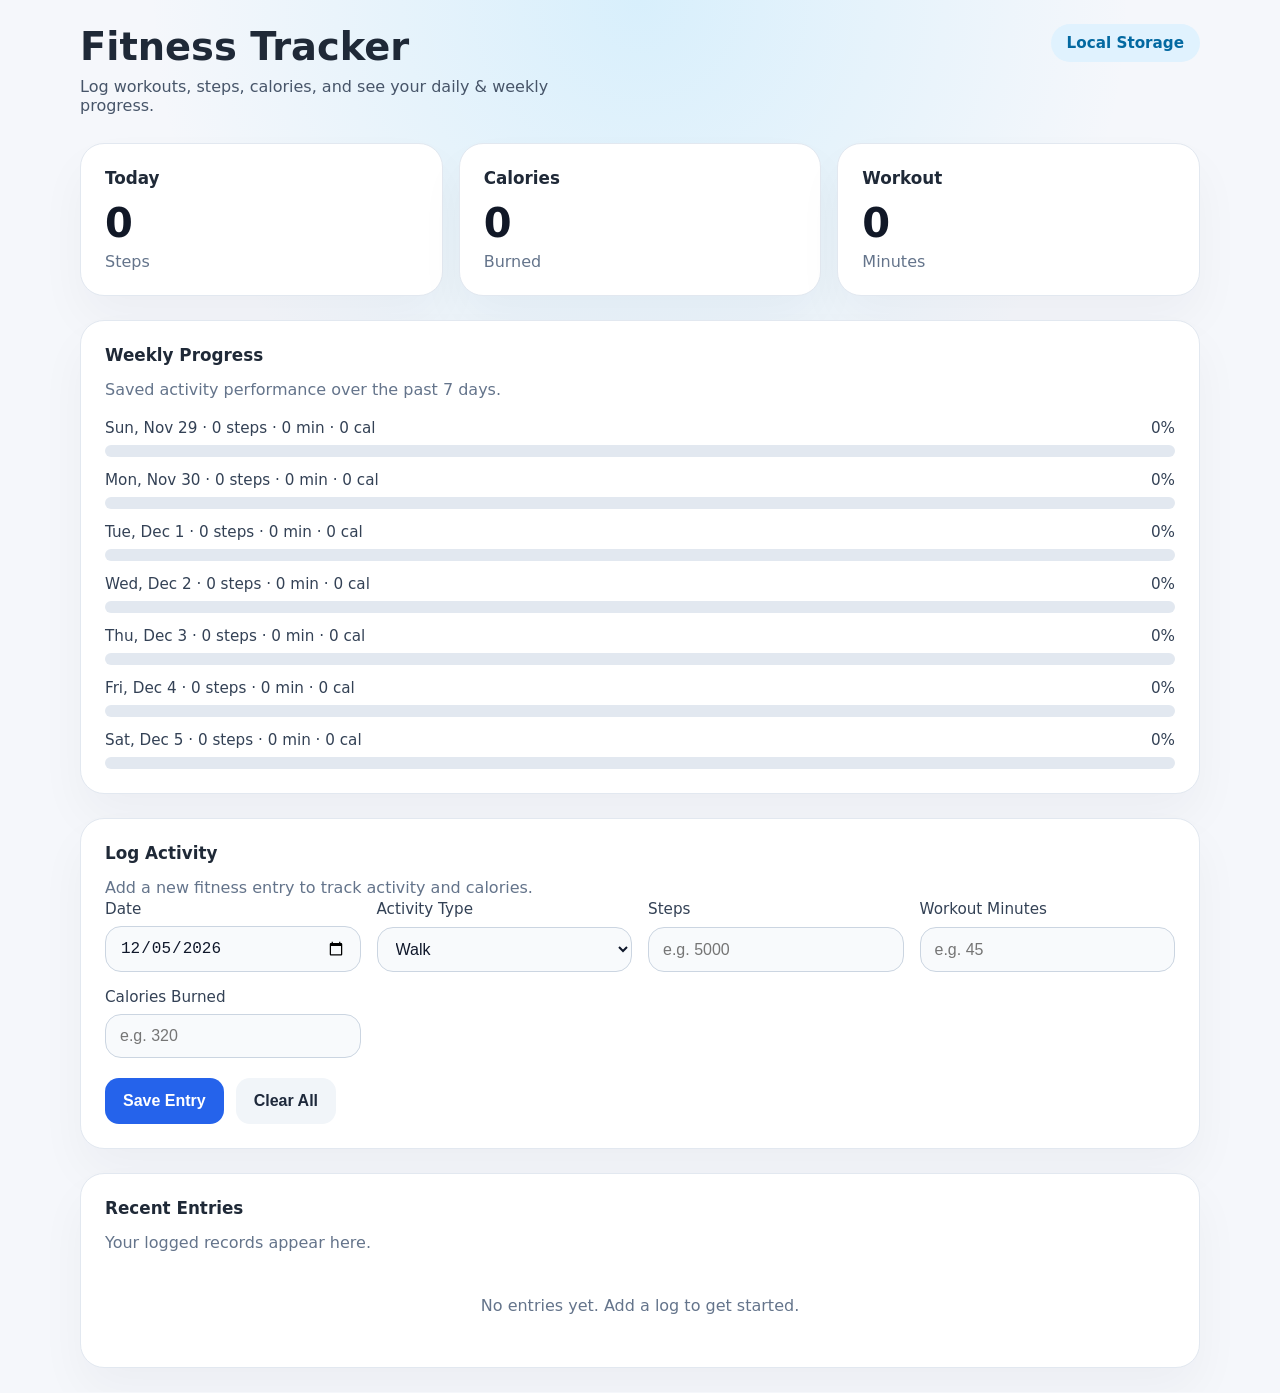
<file: Fitness_Tracker_App/index.html>
<!DOCTYPE html>
<html lang="en">
<head>
  <meta charset="UTF-8">
  <meta name="viewport" content="width=device-width, initial-scale=1.0">
  <title>Fitness Tracker App</title>
  <link rel="stylesheet" href="styles.css">
</head>
<body>
  <div class="app-shell">
    <header>
      <div>
        <h1>Fitness Tracker</h1>
        <p>Log workouts, steps, calories, and see your daily & weekly progress.</p>
      </div>
      <div class="header-chip">Local Storage</div>
    </header>

    <main>
      <section class="dashboard" aria-label="fitness summary">
        <div class="summary-card">
          <h2>Today</h2>
          <div class="summary-value" id="todaySteps">0</div>
          <span>Steps</span>
        </div>
        <div class="summary-card">
          <h2>Calories</h2>
          <div class="summary-value" id="todayCalories">0</div>
          <span>Burned</span>
        </div>
        <div class="summary-card">
          <h2>Workout</h2>
          <div class="summary-value" id="todayWorkout">0</div>
          <span>Minutes</span>
        </div>
      </section>

      <section class="progress-panel">
        <div class="panel-header">
          <h2>Weekly Progress</h2>
          <p>Saved activity performance over the past 7 days.</p>
        </div>
        <div class="progress-bars" id="weeklyProgress"></div>
      </section>

      <section class="entry-card">
        <div class="panel-header">
          <h2>Log Activity</h2>
          <p>Add a new fitness entry to track activity and calories.</p>
        </div>
        <form id="entryForm">
          <div class="form-grid">
            <label>
              Date
              <input type="date" id="entryDate" required>
            </label>
            <label>
              Activity Type
              <select id="entryType" required>
                <option value="Walk">Walk</option>
                <option value="Run">Run</option>
                <option value="Cycle">Cycle</option>
                <option value="Gym">Gym</option>
                <option value="Yoga">Yoga</option>
                <option value="Other">Other</option>
              </select>
            </label>
            <label>
              Steps
              <input type="number" id="entrySteps" min="0" placeholder="e.g. 5000">
            </label>
            <label>
              Workout Minutes
              <input type="number" id="entryDuration" min="0" placeholder="e.g. 45">
            </label>
            <label>
              Calories Burned
              <input type="number" id="entryCalories" min="0" placeholder="e.g. 320">
            </label>
          </div>
          <div class="form-actions">
            <button type="submit" class="btn-primary">Save Entry</button>
            <button type="button" id="clearEntries" class="btn-secondary">Clear All</button>
          </div>
        </form>
      </section>

      <section class="log-list">
        <div class="panel-header">
          <h2>Recent Entries</h2>
          <p>Your logged records appear here.</p>
        </div>
        <div id="entryList" class="entry-list"></div>
      </section>
    </main>
  </div>
  <script src="app.js"></script>
</body>
</html>
</file>
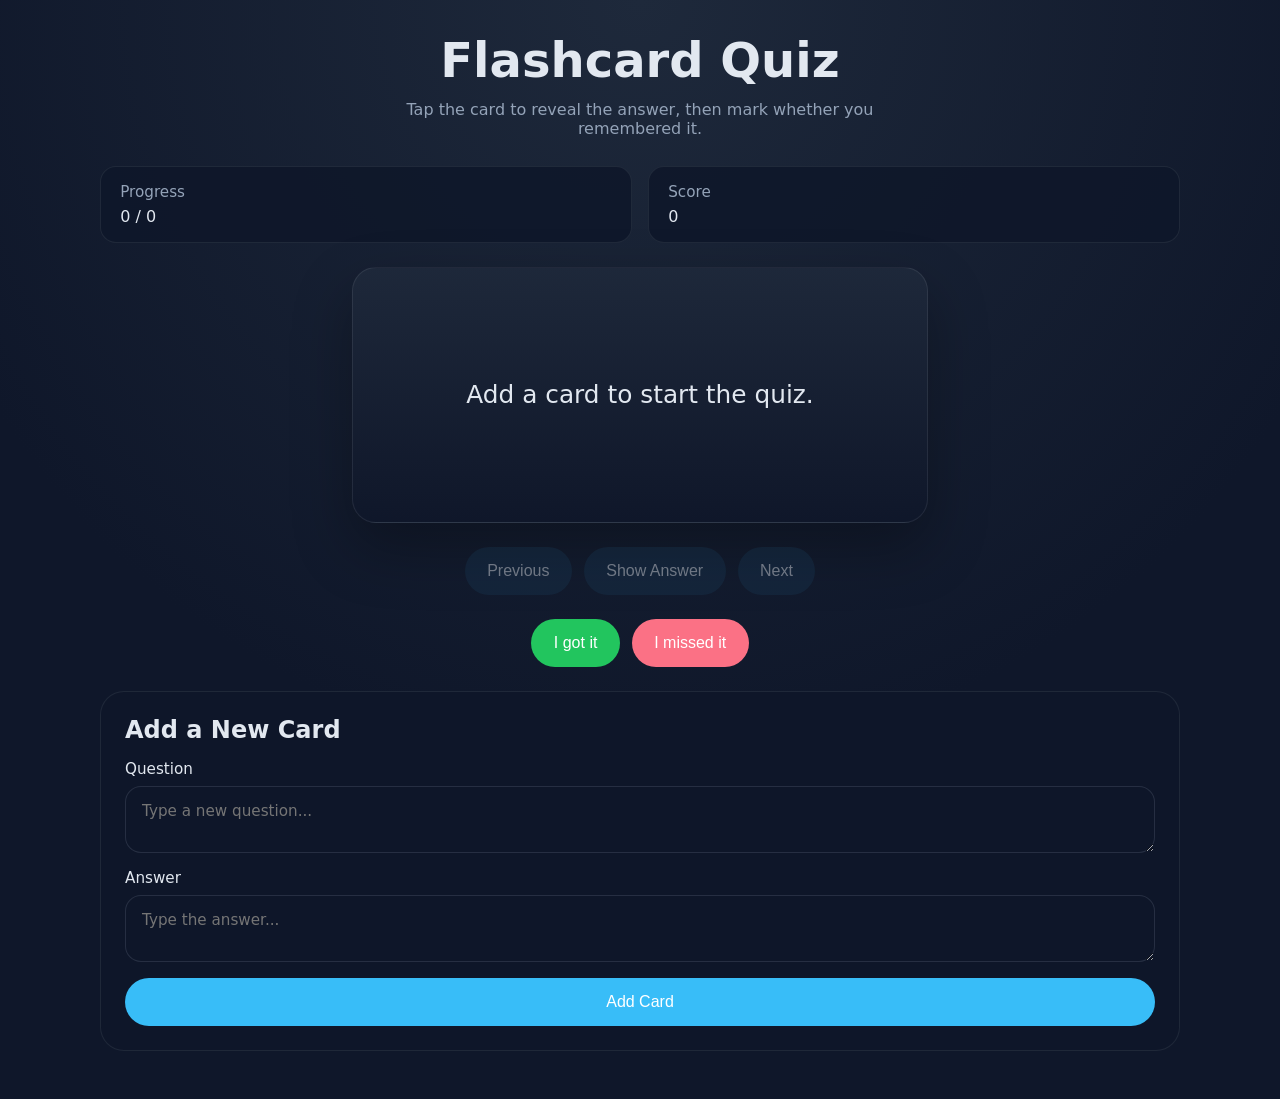
<file: Flashcard Quiz App/index.html>
<!DOCTYPE html>
<html lang="en">
<head>
  <meta charset="UTF-8" />
  <meta name="viewport" content="width=device-width, initial-scale=1.0" />
  <title>Flashcard Quiz App</title>
  <link rel="stylesheet" href="styles.css" />
</head>
<body>
  <main class="app-shell">
    <header class="app-header">
      <h1>Flashcard Quiz</h1>
      <p>Tap the card to reveal the answer, then mark whether you remembered it.</p>
    </header>

    <section class="quiz-status">
      <div class="status-item">
        <span class="label">Progress</span>
        <span id="progressText">0 / 0</span>
      </div>
      <div class="status-item">
        <span class="label">Score</span>
        <span id="scoreText">0</span>
      </div>
    </section>

    <section class="card-area">
      <article id="flashcard" class="flashcard" tabindex="0" aria-label="Flashcard question">
        <div class="card-face front" id="cardText">Loading flashcard...</div>
      </article>
    </section>

    <section class="controls">
      <button id="prevButton" class="control-button" disabled>Previous</button>
      <button id="showAnswerButton" class="control-button">Show Answer</button>
      <button id="nextButton" class="control-button" disabled>Next</button>
    </section>

    <section class="feedback-controls">
      <button id="correctButton" class="feedback-button">I got it</button>
      <button id="incorrectButton" class="feedback-button secondary">I missed it</button>
    </section>

    <section class="settings-panel">
      <h2>Add a New Card</h2>
      <form id="addCardForm">
        <label>
          Question
          <textarea id="newQuestion" rows="2" placeholder="Type a new question..." required></textarea>
        </label>
        <label>
          Answer
          <textarea id="newAnswer" rows="2" placeholder="Type the answer..." required></textarea>
        </label>
        <button type="submit" class="add-button">Add Card</button>
      </form>
    </section>
  </main>

  <script src="app.js"></script>
</body>
</html>
</file>
<file: Fitness_Tracker_App/styles.css>
:root {
  color-scheme: light;
  font-family: Inter, system-ui, -apple-system, BlinkMacSystemFont, "Segoe UI", sans-serif;
  background: #f5f7fb;
  color: #1f2937;
}

* {
  box-sizing: border-box;
}

body {
  margin: 0;
  min-height: 100vh;
  padding: 24px;
  background: radial-gradient(circle at top, rgba(112, 211, 255, 0.22), transparent 32%), #f5f7fb;
}

.app-shell {
  max-width: 1120px;
  margin: 0 auto;
}

header {
  display: flex;
  align-items: flex-start;
  justify-content: space-between;
  gap: 16px;
  margin-bottom: 28px;
}

header h1 {
  margin: 0 0 8px;
  font-size: clamp(2rem, 3vw, 2.5rem);
}

header p {
  margin: 0;
  color: #475569;
  max-width: 540px;
}

.header-chip {
  padding: 10px 16px;
  border-radius: 999px;
  background: #e0f2fe;
  color: #0369a1;
  font-weight: 600;
  font-size: 0.95rem;
}

main {
  display: grid;
  gap: 24px;
}

.dashboard {
  display: grid;
  grid-template-columns: repeat(auto-fit, minmax(180px, 1fr));
  gap: 16px;
}

.summary-card,
.entry-card,
.progress-panel,
.log-list {
  background: #ffffff;
  border: 1px solid #e2e8f0;
  border-radius: 24px;
  padding: 24px;
  box-shadow: 0 24px 48px rgba(15, 23, 42, 0.04);
}

.summary-card h2,
.panel-header h2 {
  margin: 0 0 12px;
  font-size: 1.05rem;
}

.summary-value {
  font-size: 2.5rem;
  font-weight: 700;
  margin-bottom: 6px;
  color: #111827;
}

.summary-card span {
  color: #64748b;
}

.panel-header p {
  margin: 0;
  color: #64748b;
  line-height: 1.6;
}

.progress-bars {
  display: grid;
  gap: 14px;
  margin-top: 16px;
}

.progress-item {
  display: grid;
  gap: 8px;
}

.progress-item label {
  display: flex;
  justify-content: space-between;
  font-size: 0.95rem;
  color: #334155;
}

.progress-track {
  height: 12px;
  border-radius: 999px;
  background: #e2e8f0;
  overflow: hidden;
}

.progress-fill {
  height: 100%;
  border-radius: 999px;
  background: linear-gradient(90deg, #38bdf8, #2563eb);
}

.entry-card form {
  display: grid;
  gap: 20px;
}

.form-grid {
  display: grid;
  gap: 16px;
  grid-template-columns: repeat(auto-fit, minmax(220px, 1fr));
}

label {
  display: grid;
  gap: 8px;
  font-size: 0.95rem;
  color: #334155;
}

input,
select {
  width: 100%;
  border: 1px solid #cbd5e1;
  border-radius: 16px;
  padding: 12px 14px;
  font-size: 1rem;
  color: #0f172a;
  background: #f8fafc;
}

input:focus,
select:focus {
  outline: none;
  border-color: #60a5fa;
  box-shadow: 0 0 0 4px rgba(96, 165, 250, 0.18);
}

.form-actions {
  display: flex;
  flex-wrap: wrap;
  gap: 12px;
  justify-content: flex-start;
}

.btn-primary,
.btn-secondary {
  border: none;
  border-radius: 14px;
  padding: 14px 18px;
  font-size: 1rem;
  font-weight: 600;
  cursor: pointer;
}

.btn-primary {
  background: #2563eb;
  color: #ffffff;
}

.btn-secondary {
  background: #f1f5f9;
  color: #1e293b;
}

.btn-primary:hover {
  background: #1d4ed8;
}

.btn-secondary:hover {
  background: #e2e8f0;
}

.entry-list {
  display: grid;
  gap: 14px;
  margin-top: 12px;
}

.entry-item {
  padding: 18px;
  border-radius: 20px;
  background: #f8fafc;
  border: 1px solid #e2e8f0;
}

.entry-item h3 {
  margin: 0 0 8px;
  font-size: 1rem;
}

.entry-item p {
  margin: 4px 0;
  color: #475569;
  line-height: 1.6;
}

.entry-item small {
  color: #94a3b8;
}

.no-data {
  color: #64748b;
  text-align: center;
  padding: 28px 0;
}

@media (max-width: 700px) {
  body {
    padding: 16px;
  }
  header {
    flex-direction: column;
    align-items: stretch;
  }
}
</file>
<file: Flashcard Quiz App/styles.css>
:root {
  color-scheme: dark;
  --bg: #0f172a;
  --surface: #112240;
  --surface-strong: #172a4d;
  --accent: #38bdf8;
  --accent-strong: #0ea5e9;
  --text: #e2e8f0;
  --muted: #94a3b8;
  --success: #22c55e;
  --danger: #fb7185;
  --border: rgba(226, 232, 240, 0.08);
}

* {
  box-sizing: border-box;
}

body {
  margin: 0;
  min-height: 100vh;
  font-family: "Inter", system-ui, sans-serif;
  background: radial-gradient(circle at top, #1e293b 0%, #0f172a 60%);
  color: var(--text);
}

.app-shell {
  width: min(1080px, calc(100% - 2rem));
  margin: 0 auto;
  padding: 2rem 0 3rem;
}

.app-header {
  text-align: center;
  margin-bottom: 1.75rem;
}

.app-header h1 {
  margin: 0;
  font-size: clamp(2rem, 4vw, 3rem);
}

.app-header p {
  color: var(--muted);
  margin: 0.75rem auto 0;
  max-width: 34rem;
}

.quiz-status {
  display: grid;
  grid-template-columns: repeat(2, minmax(0, 1fr));
  gap: 1rem;
  margin-bottom: 1.5rem;
}

.status-item {
  background: rgba(15, 23, 42, 0.85);
  border: 1px solid var(--border);
  padding: 1rem 1.2rem;
  border-radius: 1rem;
}

.status-item .label {
  display: block;
  color: var(--muted);
  font-size: 0.95rem;
  margin-bottom: 0.35rem;
}

.card-area {
  display: grid;
  place-items: center;
  margin-bottom: 1.5rem;
}

.flashcard {
  width: min(100%, 36rem);
  min-height: 16rem;
  padding: 2rem;
  border-radius: 1.5rem;
  background: linear-gradient(180deg, rgba(30, 41, 59, 0.95), rgba(15, 23, 42, 0.95));
  border: 1px solid rgba(255, 255, 255, 0.08);
  box-shadow: 0 25px 60px rgba(0, 0, 0, 0.3);
  cursor: pointer;
  transition: transform 0.2s ease, border-color 0.2s ease;
  display: grid;
  place-items: center;
  text-align: center;
}

.flashcard:focus-visible,
.flashcard:hover {
  transform: translateY(-4px);
  border-color: rgba(56, 189, 248, 0.4);
}

.card-face {
  font-size: clamp(1.1rem, 2vw, 1.55rem);
  line-height: 1.5;
  color: var(--text);
}

.controls,
.feedback-controls {
  display: flex;
  justify-content: center;
  gap: 0.75rem;
  flex-wrap: wrap;
  margin-bottom: 1.5rem;
}

.control-button,
.feedback-button,
.add-button {
  border: none;
  border-radius: 999px;
  padding: 0.95rem 1.4rem;
  font-size: 1rem;
  color: white;
  cursor: pointer;
  transition: transform 0.15s ease, background-color 0.15s ease;
}

.control-button {
  background: rgba(56, 189, 248, 0.15);
  color: var(--text);
}

.control-button:disabled {
  opacity: 0.45;
  cursor: not-allowed;
}

.feedback-button {
  background: var(--success);
}

.feedback-button.secondary {
  background: var(--danger);
}

.control-button:hover:not(:disabled),
.feedback-button:hover {
  transform: translateY(-2px);
}

.settings-panel {
  background: rgba(15, 23, 42, 0.85);
  border: 1px solid var(--border);
  border-radius: 1.5rem;
  padding: 1.5rem;
}

.settings-panel h2 {
  margin-top: 0;
  margin-bottom: 1rem;
}

label {
  display: grid;
  gap: 0.5rem;
  margin-bottom: 1rem;
  font-size: 0.95rem;
  color: var(--text);
}

textarea {
  width: 100%;
  resize: vertical;
  border-radius: 1rem;
  padding: 0.9rem 1rem;
  border: 1px solid rgba(148, 163, 184, 0.18);
  background: rgba(15, 23, 42, 0.95);
  color: var(--text);
  font: inherit;
}

textarea:focus {
  outline: 2px solid rgba(56, 189, 248, 0.4);
  outline-offset: 2px;
}

.add-button {
  width: 100%;
  background: var(--accent);
}

@media (max-width: 640px) {
  .quiz-status {
    grid-template-columns: 1fr;
  }
}
</file>
